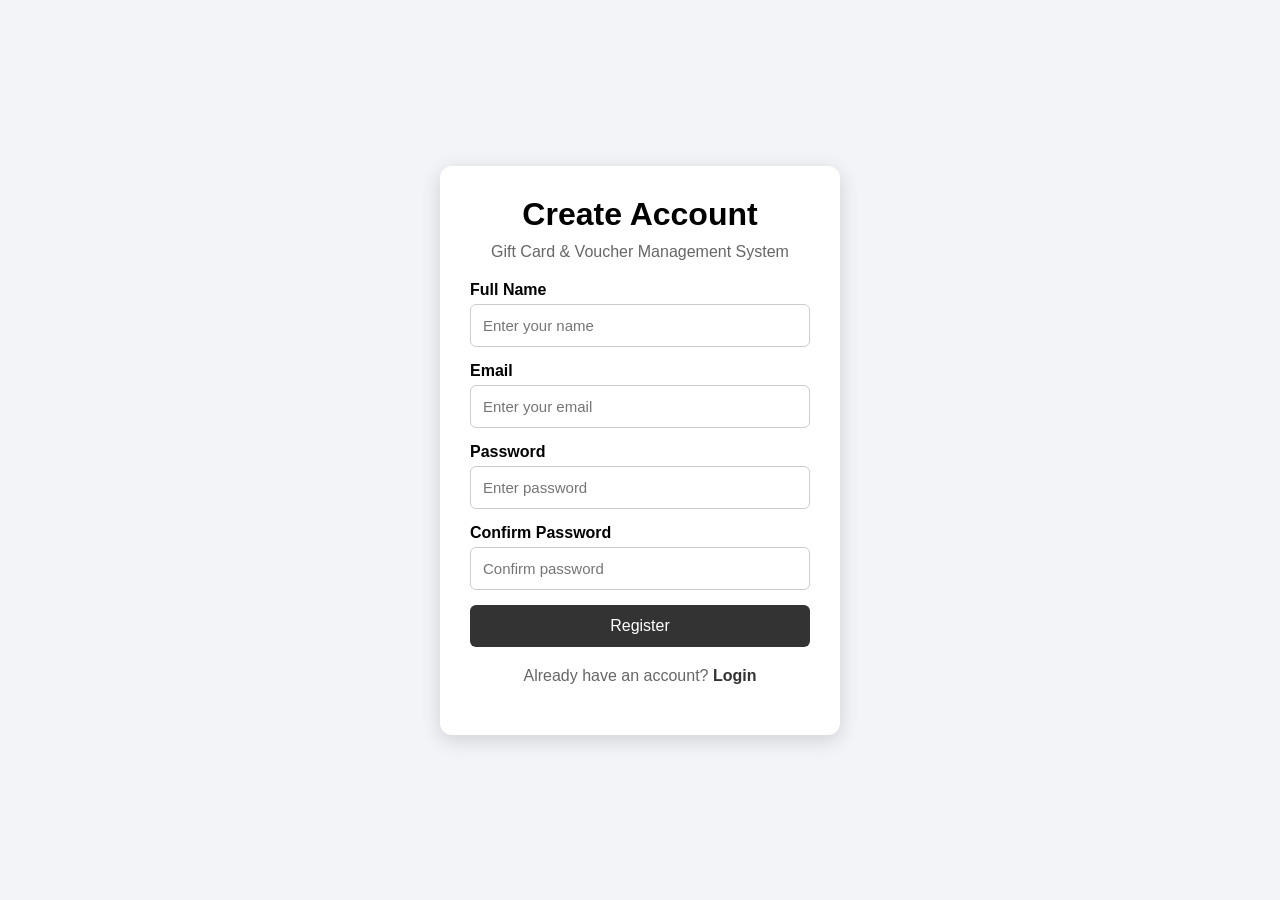
<file: frontend/index.html>
<!DOCTYPE html>
<html>

<head>
    <meta charset="UTF-8">
    <meta name="viewport" content="width=device-width, initial-scale=1.0">
    <title>Gift Card Management System</title>
    <meta http-equiv="refresh" content="0; url=register.html">
</head>

<body>
    <p>Opening Registration Page...</p>
    <a href="register.html">Go to Register Page</a>
</body>

</html>
</file>
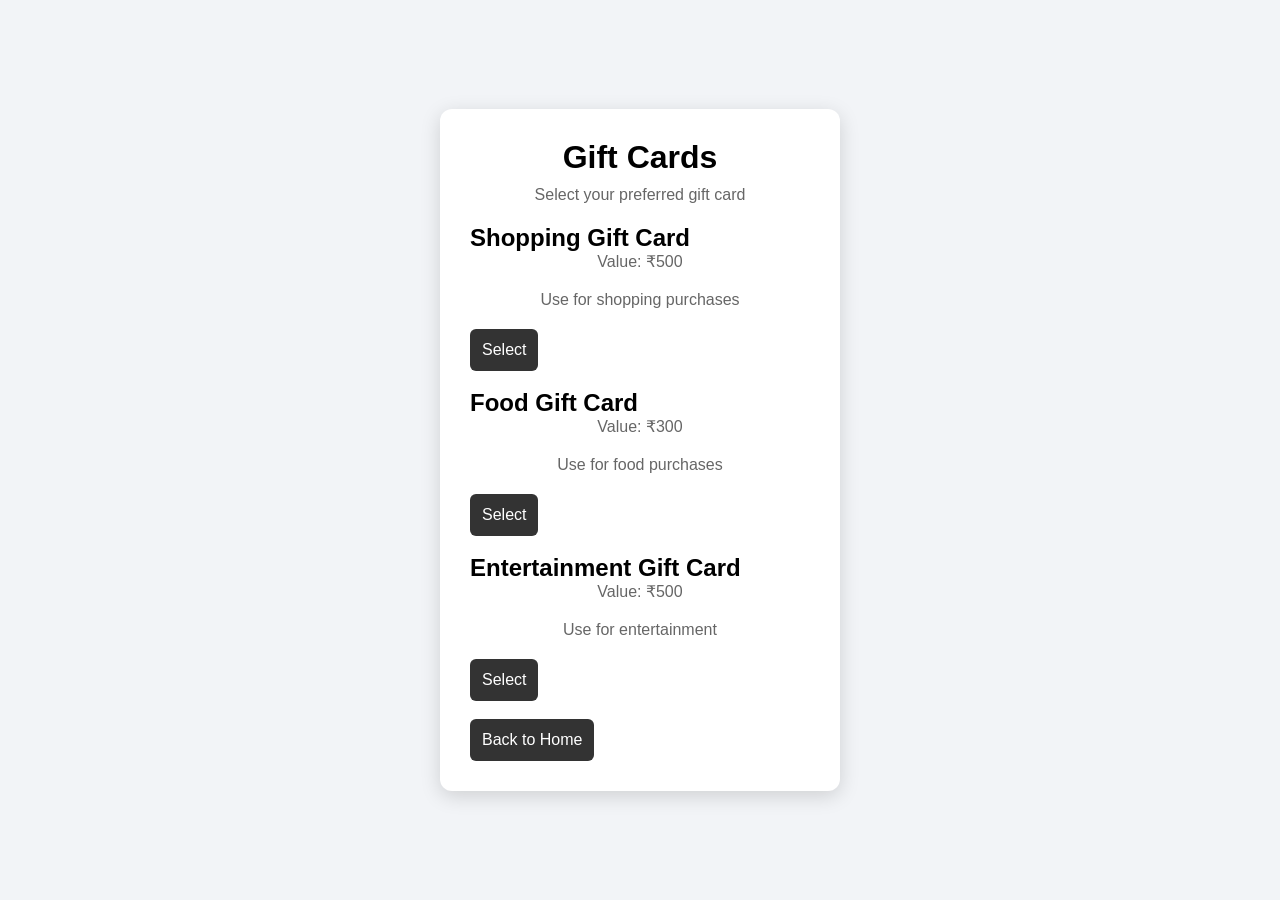
<file: frontend/giftcards.html>
<!DOCTYPE html>
<html lang="en">

<head>
    <meta charset="UTF-8">

    <meta name="viewport"
          content="width=device-width, initial-scale=1.0">

    <title>Gift Cards</title>

    <link rel="stylesheet"
          href="style.css">
</head>

<body>

    <div class="container">

        <div class="card">

            <h1>Gift Cards</h1>

            <p>Select your preferred gift card</p>

            <div class="gift-card">

                <h2>Shopping Gift Card</h2>

                <p>Value: ₹500</p>

                <p>Use for shopping purchases</p>

                <button onclick="selectGiftCard('Shopping Gift Card')">
                    Select
                </button>

            </div>

            <br>

            <div class="gift-card">

                <h2>Food Gift Card</h2>

                <p>Value: ₹300</p>

                <p>Use for food purchases</p>

                <button onclick="selectGiftCard('Food Gift Card')">
                    Select
                </button>

            </div>

            <br>

            <div class="gift-card">

                <h2>Entertainment Gift Card</h2>

                <p>Value: ₹500</p>

                <p>Use for entertainment</p>

                <button onclick="selectGiftCard('Entertainment Gift Card')">
                    Select
                </button>

            </div>

            <br>

            <button onclick="window.location.href='home.html'">
                Back to Home
            </button>

        </div>

    </div>

    <script src="script.js"></script>

</body>

</html>
</file>
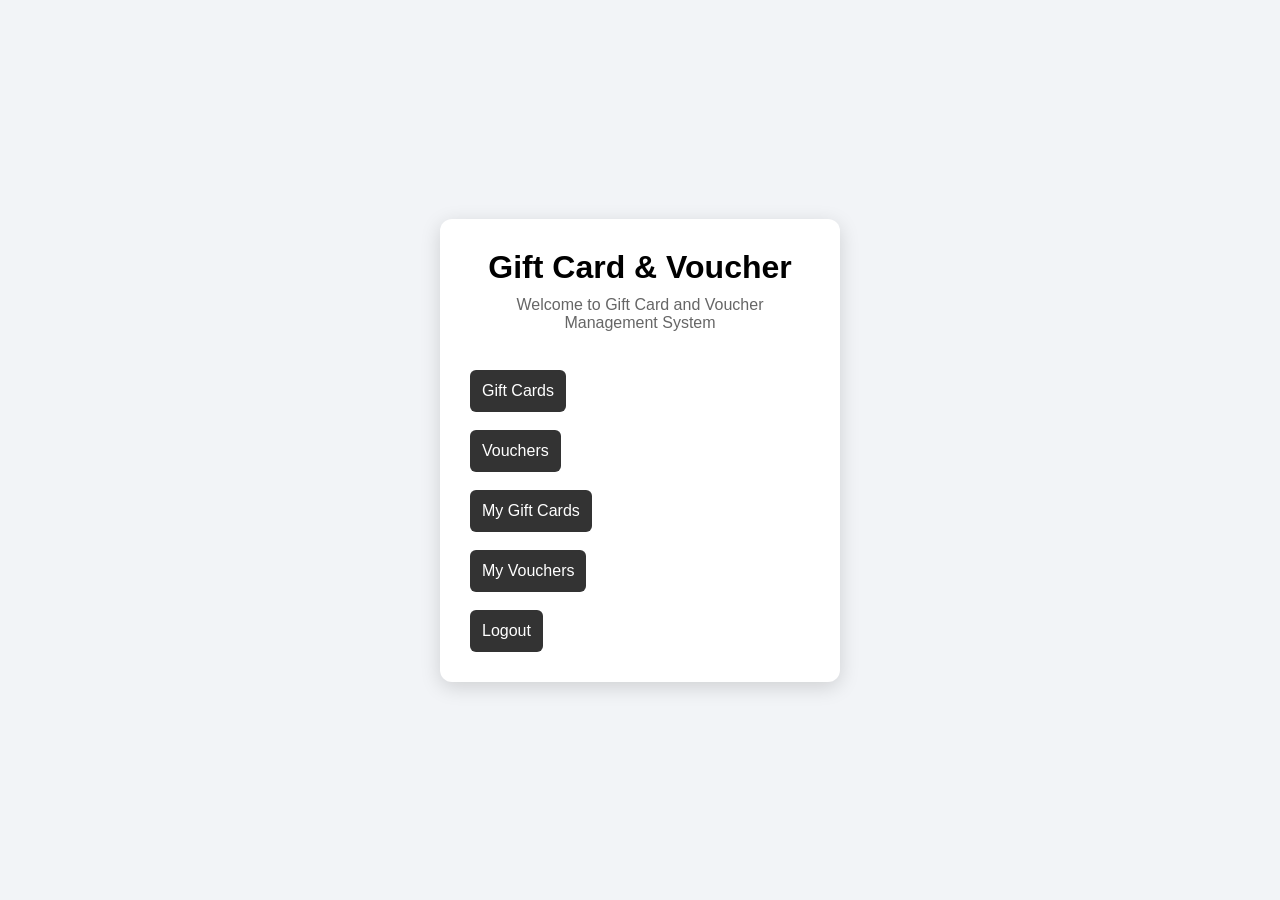
<file: frontend/home.html>
<!DOCTYPE html>
<html lang="en">

<head>
    <meta charset="UTF-8">
    <meta name="viewport" content="width=device-width, initial-scale=1.0">

    <title>Home - Gift Card System</title>

    <link rel="stylesheet" href="style.css">
</head>

<body>

    <div class="container">

        <div class="card">

            <h1>Gift Card & Voucher</h1>

            <p>Welcome to Gift Card and Voucher Management System</p>

            <br>

            <button onclick="window.location.href='giftcards.html'">
                Gift Cards
            </button>

            <br><br>

            <button onclick="window.location.href='vouchers.html'">
                Vouchers
            </button>

            <br><br>

            <button onclick="window.location.href='mycards.html'">
                My Gift Cards
            </button>

            <br><br>

            <button onclick="window.location.href='myvouchers.html'">
                My Vouchers
            </button>

            <br><br>

            <button onclick="logout()">
                Logout
            </button>

        </div>

    </div>

    <script src="script.js"></script>

</body>

</html>
</file>
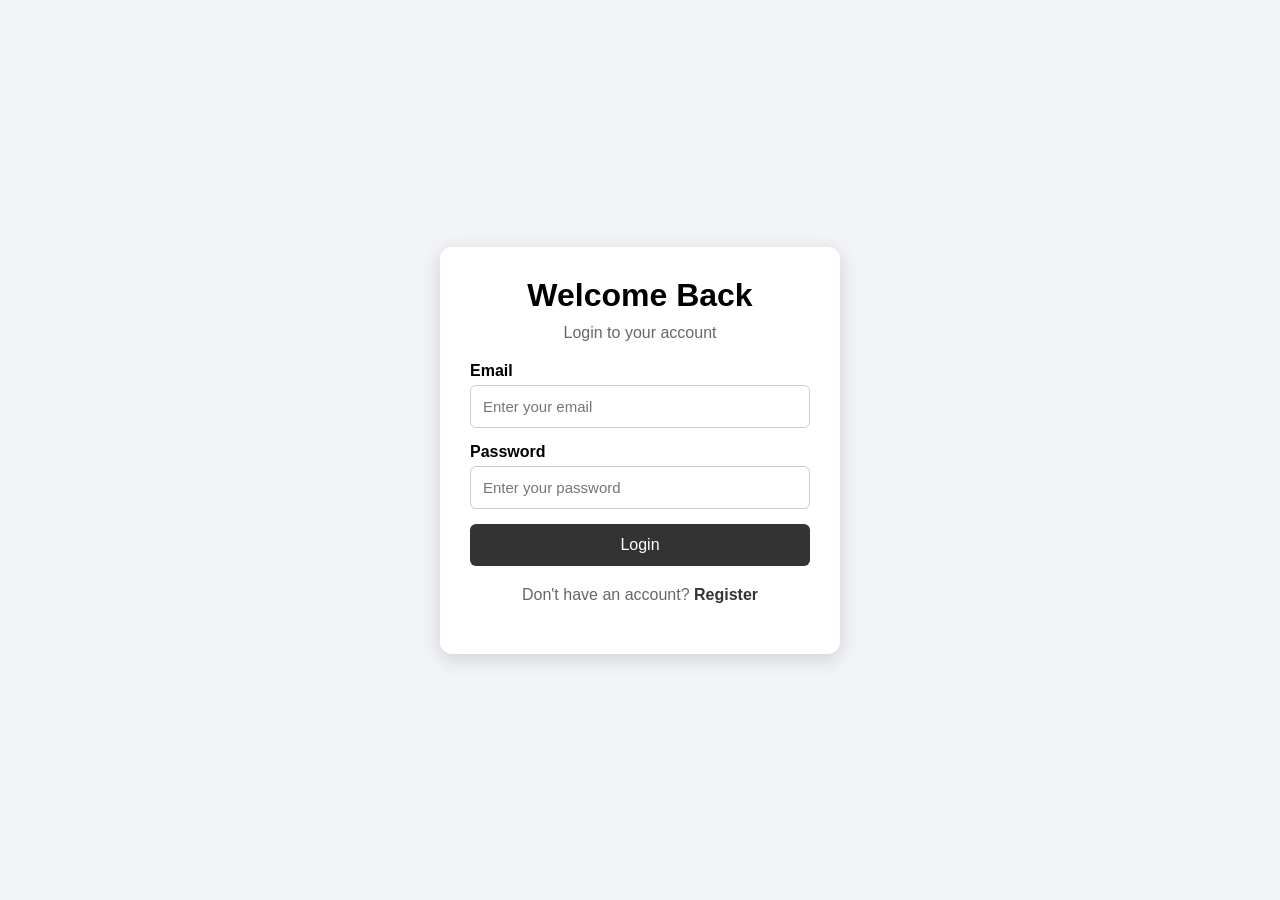
<file: frontend/login.html>
<!DOCTYPE html>
<html lang="en">

<head>
    <meta charset="UTF-8">
    <meta name="viewport" content="width=device-width, initial-scale=1.0">

    <title>Login - Gift Card System</title>

    <link rel="stylesheet" href="style.css">
</head>

<body>

    <div class="container">

        <div class="card">

            <h1>Welcome Back</h1>

            <p>Login to your account</p>

            <form onsubmit="loginUser(event)">

                <label>Email</label>

                <input type="email"
                       id="loginEmail"
                       placeholder="Enter your email"
                       required>

                <label>Password</label>

                <input type="password"
                       id="loginPassword"
                       placeholder="Enter your password"
                       required>

                <button type="submit">
                    Login
                </button>

            </form>

            <p class="bottom-text">
                Don't have an account?
                <a href="register.html">Register</a>
            </p>

        </div>

    </div>

    <script src="script.js"></script>

</body>

</html>
</file>
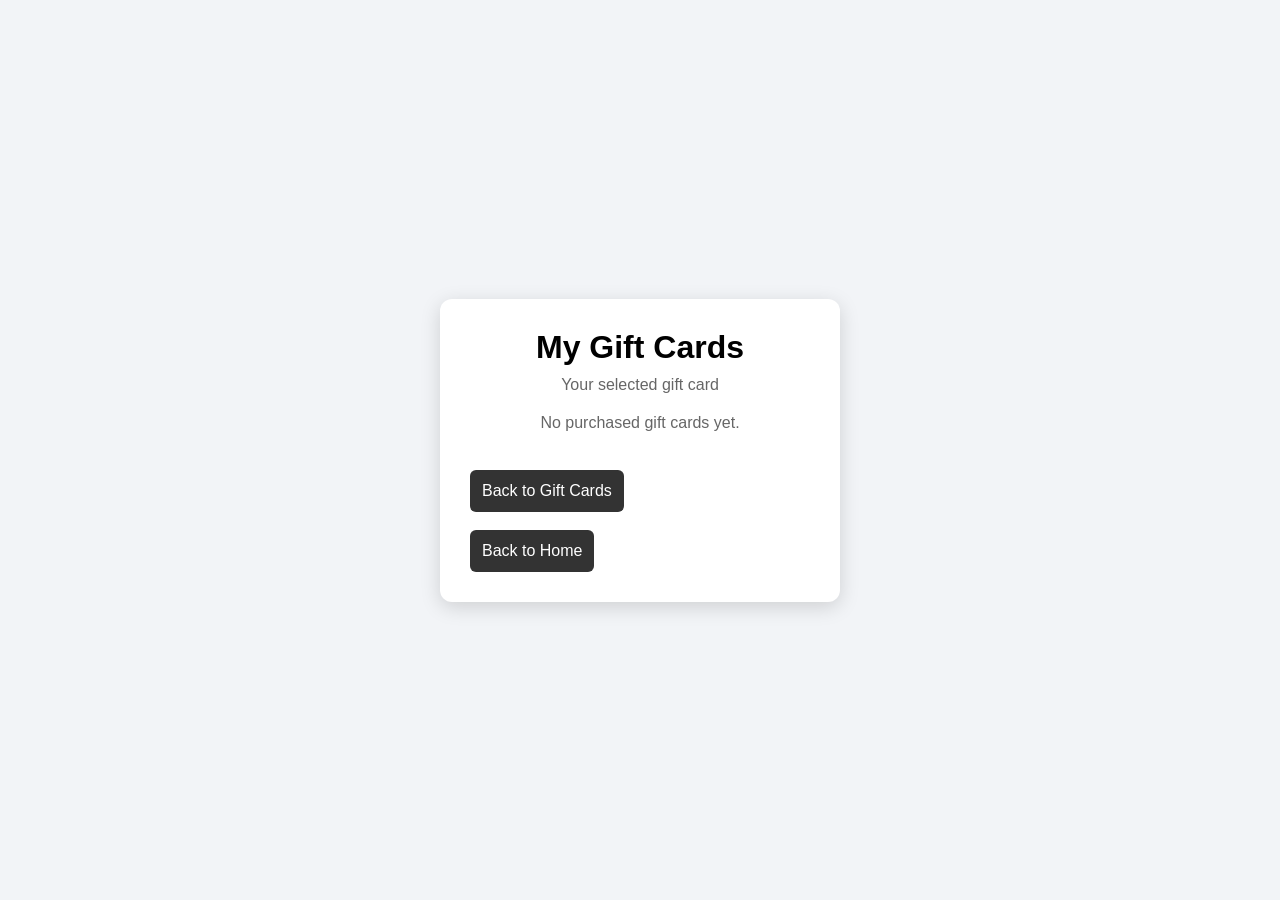
<file: frontend/mycards.html>
<!DOCTYPE html>
<html lang="en">

<head>
    <meta charset="UTF-8">
    <meta name="viewport" content="width=device-width, initial-scale=1.0">

    <title>My Gift Cards</title>

    <link rel="stylesheet" href="style.css">
</head>

<body>

    <div class="container">

        <div class="card">

            <h1>My Gift Cards</h1>

            <p>Your selected gift card</p>

            <div id="myCard"></div>

            <br>

            <button onclick="window.location.href='giftcards.html'">
                Back to Gift Cards
            </button>

            <br><br>

            <button onclick="window.location.href='home.html'">
                Back to Home
            </button>

        </div>

    </div>

    <script src="script.js"></script>

</body>

</html>
</file>
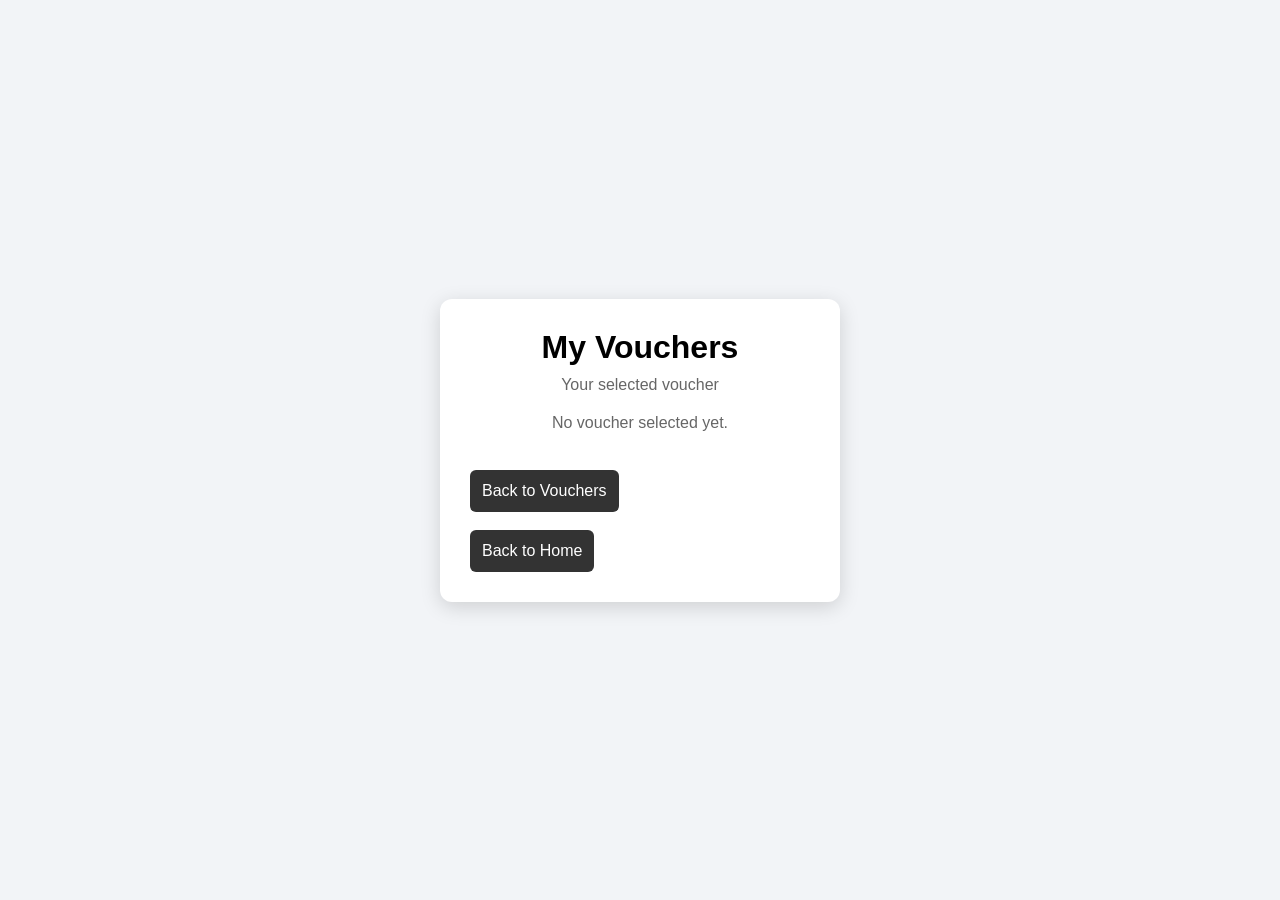
<file: frontend/myvouchers.html>
<!DOCTYPE html>
<html lang="en">

<head>
    <meta charset="UTF-8">
    <meta name="viewport" content="width=device-width, initial-scale=1.0">

    <title>My Vouchers</title>

    <link rel="stylesheet" href="style.css">
</head>

<body>

    <div class="container">

        <div class="card">

            <h1>My Vouchers</h1>

            <p>Your selected voucher</p>

            <div id="myVoucher"></div>

            <br>

            <button onclick="window.location.href='vouchers.html'">
                Back to Vouchers
            </button>

            <br><br>

            <button onclick="window.location.href='home.html'">
                Back to Home
            </button>

        </div>

    </div>

    <script src="script.js"></script>

</body>

</html>
</file>
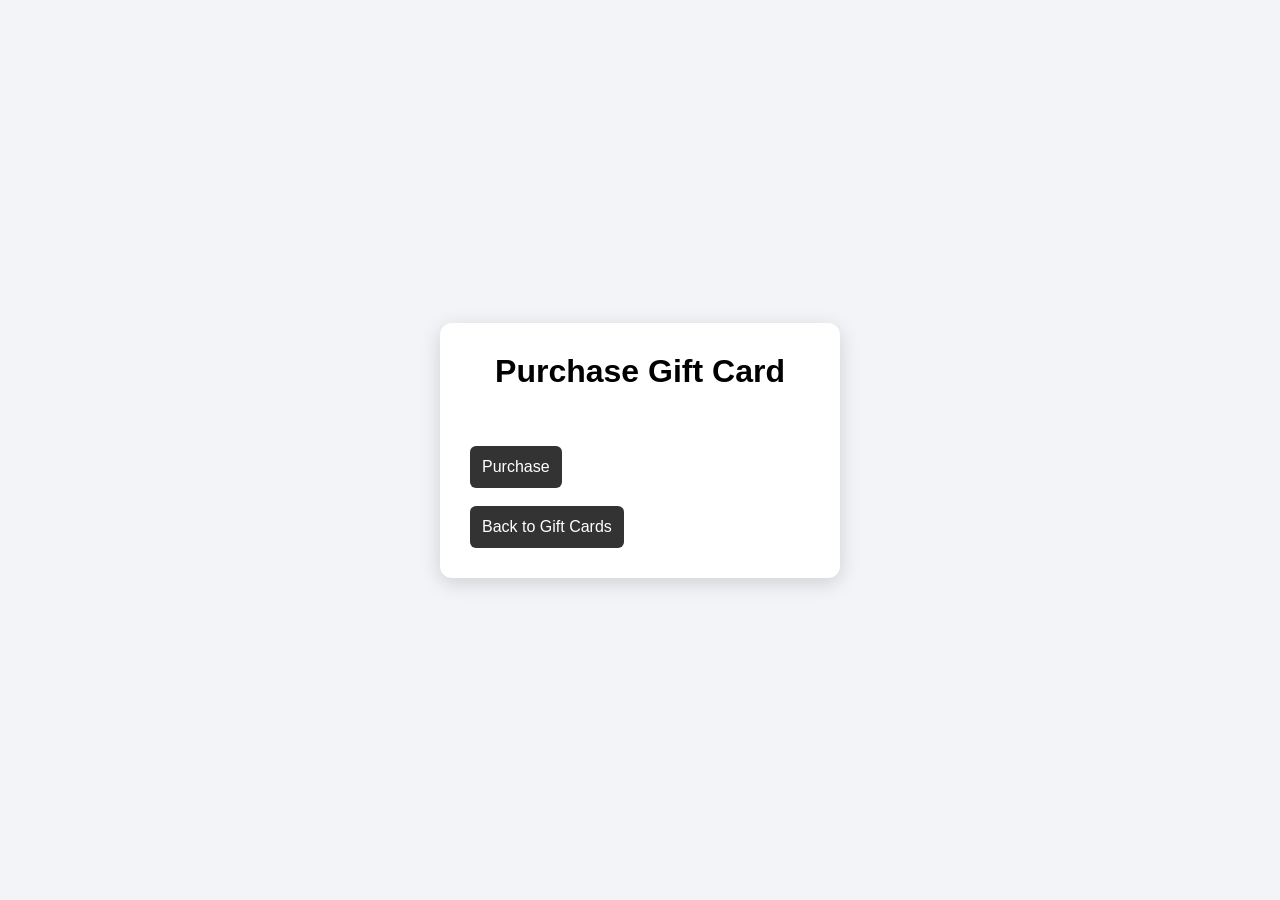
<file: frontend/purchase.html>
<!DOCTYPE html>
<html lang="en">

<head>
    <meta charset="UTF-8">
    <meta name="viewport" content="width=device-width, initial-scale=1.0">

    <title>Purchase Gift Card</title>

    <link rel="stylesheet" href="style.css">
</head>

<body>

    <div class="container">

        <div class="card">

            <h1>Purchase Gift Card</h1>

            <p id="cardName"></p>

            <p id="cardValue"></p>

            

            <br><br>
            <button onclick="purchaseGiftCard()">Purchase</button>
            <br><br>

            <button onclick="window.location.href='giftcards.html'">
                Back to Gift Cards
            </button>

        </div>

    </div>

    <script src="script.js"></script>

</body>

</html>
</file>
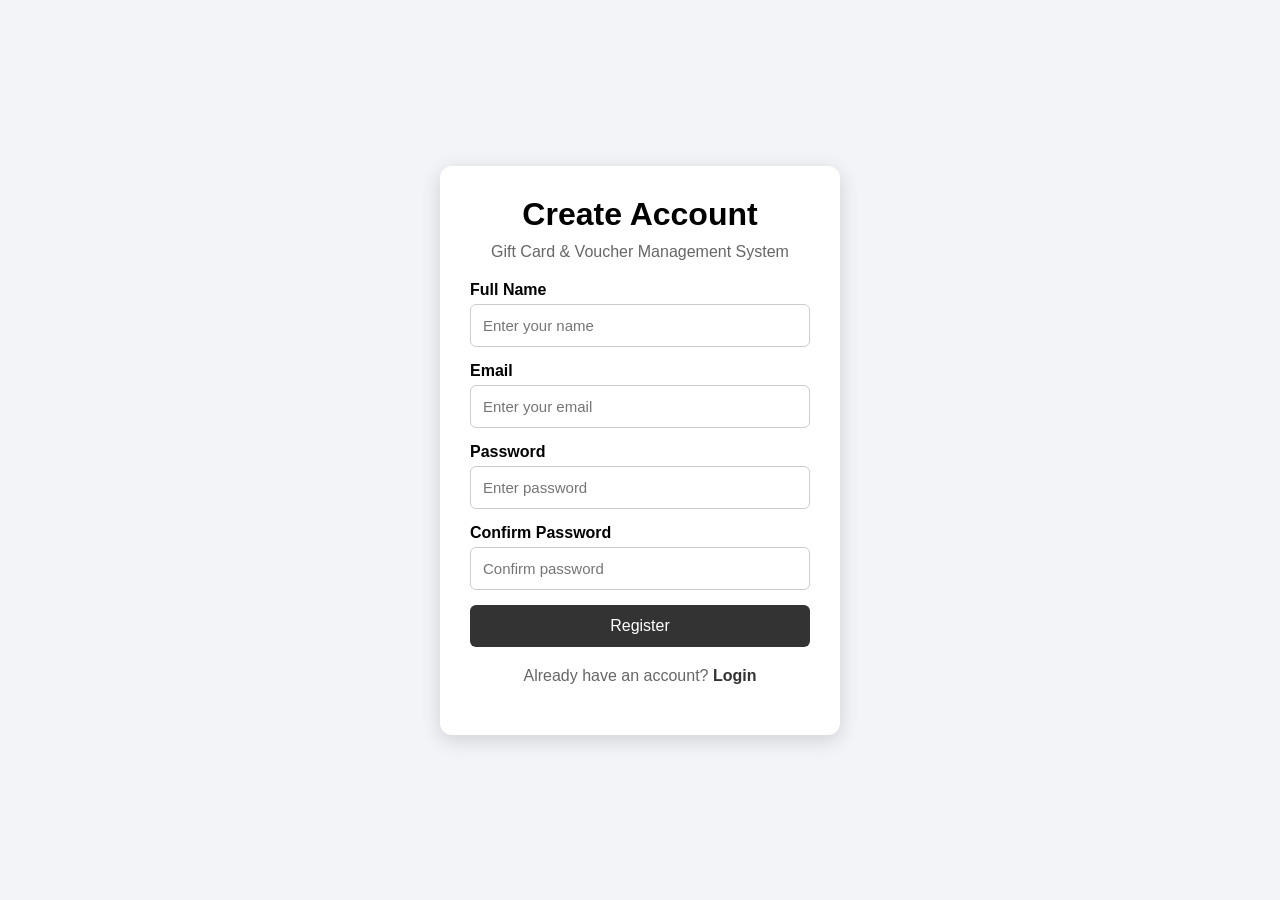
<file: frontend/register.html>
<!DOCTYPE html>
<html lang="en">
<head>
    <meta charset="UTF-8">
    <meta name="viewport" content="width=device-width, initial-scale=1.0">

    <title>Register - Gift Card System</title>

    <link rel="stylesheet" href="style.css">
</head>

<body>

    <div class="container">

        <div class="card">

            <h1>Create Account</h1>

            <p>Gift Card & Voucher Management System</p>

            <form onsubmit="registerUser(event)">

                <label>Full Name</label>
                <input type="text"
                       id="name"
                       placeholder="Enter your name"
                       required>

                <label>Email</label>
                <input type="email"
                       id="email"
                       placeholder="Enter your email"
                       required>

                <label>Password</label>
                <input type="password"
                       id="password"
                       placeholder="Enter password"
                       required>

                <label>Confirm Password</label>
                <input type="password"
                       id="confirmPassword"
                       placeholder="Confirm password"
                       required>

                <button type="submit">Register</button>

            </form>

            <p class="bottom-text">
                Already have an account?
                <a href="login.html">Login</a>
            </p>

        </div>

    </div>

    <script src="script.js"></script>

</body>
</html>
</file>
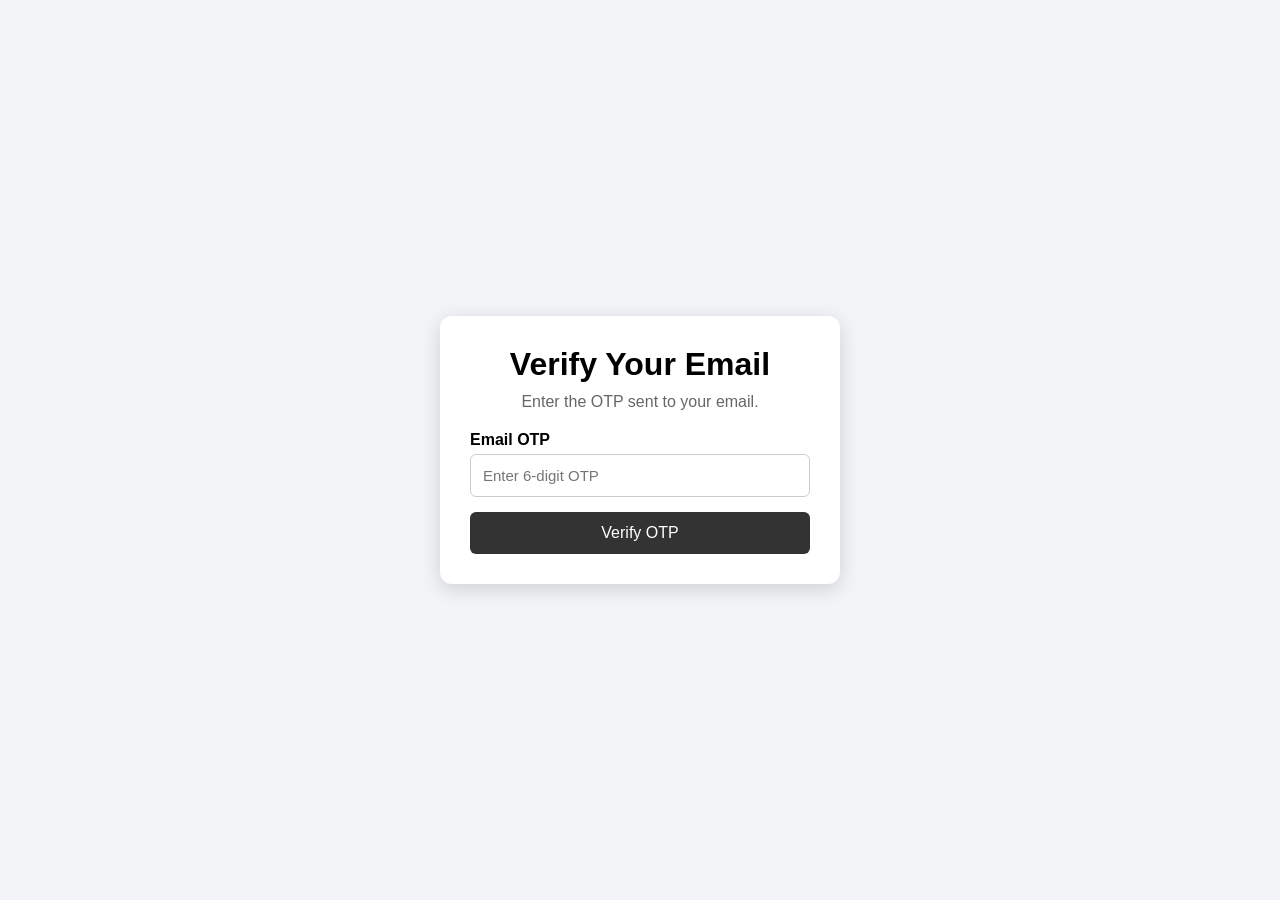
<file: frontend/verify-otp.html>
<!DOCTYPE html>
<html lang="en">

<head>
    <meta charset="UTF-8">
    <meta name="viewport" content="width=device-width, initial-scale=1.0">
    <title>Verify Email OTP</title>
    <link rel="stylesheet" href="style.css">
</head>

<body>
    <div class="container">
        <div class="card">
            <h1>Verify Your Email</h1>
            <p>Enter the OTP sent to your email.</p>

            <form id="otpForm">
                <label>Email OTP</label>
                <input type="text" id="otp" placeholder="Enter 6-digit OTP" inputmode="numeric" pattern="[0-9]{6}"
                    maxlength="6" required>

                <button type="submit">Verify OTP</button>
            </form>
        </div>
    </div>

    <script>
        document.getElementById("otpForm").addEventListener("submit", async function (event) {
            event.preventDefault();

            const email = sessionStorage.getItem("pendingEmail");
            const otp = document.getElementById("otp").value;

            if (!email) {
                alert("Please register again.");
                window.location.href = "register.html";
                return;
            }

            try {
                const response = await fetch("http://localhost:5000/verify-otp", {
                    method: "POST",
                    headers: {
                        "Content-Type": "application/json"
                    },
                    body: JSON.stringify({ email, otp })
                });

                const result = await response.json();

                if (!response.ok) {
                    alert(result.message || "OTP verification failed");
                    return;
                }

                sessionStorage.removeItem("pendingEmail");
                alert("Email verified! Registration successful.");
                window.location.href = "login.html";

            } catch (error) {
                alert("Backend connection failed. Check the server.");
            }
        });
    </script>
</body>

</html>
</file>
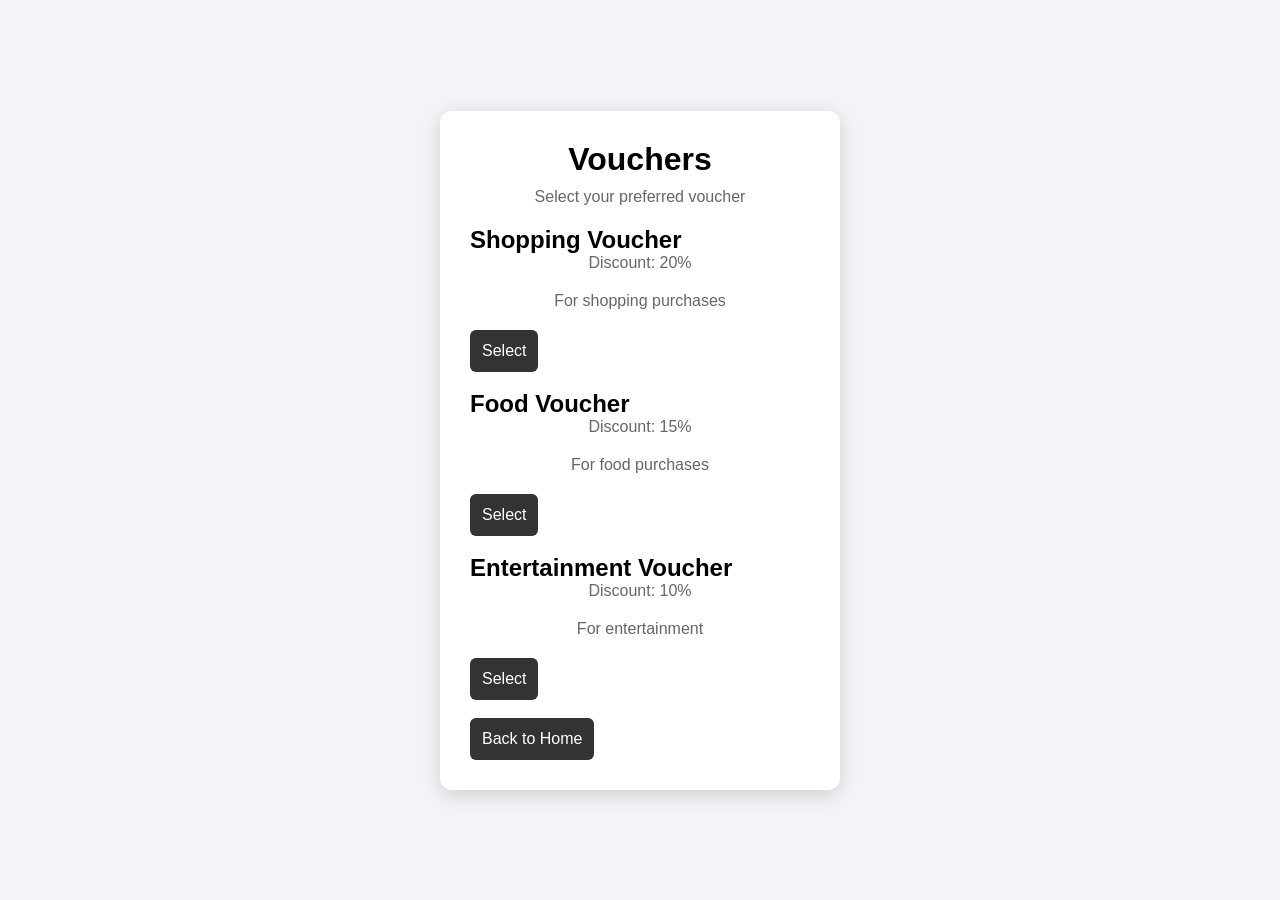
<file: frontend/vouchers.html>
<!DOCTYPE html>
<html lang="en">

<head>
    <meta charset="UTF-8">
    <meta name="viewport" content="width=device-width, initial-scale=1.0">

    <title>Vouchers</title>

    <link rel="stylesheet" href="style.css">
</head>

<body>

    <div class="container">

        <div class="card">

            <h1>Vouchers</h1>

            <p>Select your preferred voucher</p>

            <div class="gift-card">

                <h2>Shopping Voucher</h2>

                <p>Discount: 20%</p>

                <p>For shopping purchases</p>

                <button onclick="selectVoucher('Shopping Voucher')">
                    Select
                </button>

            </div>

            <br>

            <div class="gift-card">

                <h2>Food Voucher</h2>

                <p>Discount: 15%</p>

                <p>For food purchases</p>

                <button onclick="selectVoucher('Food Voucher')">
                    Select
                </button>

            </div>

            <br>

            <div class="gift-card">

                <h2>Entertainment Voucher</h2>

                <p>Discount: 10%</p>

                <p>For entertainment</p>

                <button onclick="selectVoucher('Entertainment Voucher')">
                    Select
                </button>

            </div>

            <br>

            <button onclick="window.location.href='home.html'">
                Back to Home
            </button>

        </div>

    </div>

    <script src="script.js"></script>

</body>

</html>
</file>
<file: frontend/style.css>
* {
    box-sizing: border-box;
    margin: 0;
    padding: 0;
    font-family: Arial, sans-serif;
}

body {
    background: #f2f4f7;
}

.container {
    width: 100%;
    min-height: 100vh;

    display: flex;
    justify-content: center;
    align-items: center;
}

.card {
    width: 400px;
    background: white;

    padding: 30px;

    border-radius: 12px;

    box-shadow: 0 5px 20px rgba(0,0,0,0.15);
}

.card h1 {
    text-align: center;
    margin-bottom: 10px;
}

.card p {
    text-align: center;
    margin-bottom: 20px;
    color: #666;
}

form {
    display: flex;
    flex-direction: column;
}

label {
    margin-bottom: 5px;
    font-weight: bold;
}

input {
    padding: 12px;
    margin-bottom: 15px;

    border: 1px solid #ccc;
    border-radius: 6px;

    font-size: 15px;
}

button {
    padding: 12px;

    border: none;
    border-radius: 6px;

    background: #333;
    color: white;

    font-size: 16px;
    cursor: pointer;
}

button:hover {
    background: #555;
}

.bottom-text {
    margin-top: 20px;
}

a {
    color: #333;
    font-weight: bold;
    text-decoration: none;
}
</file>
